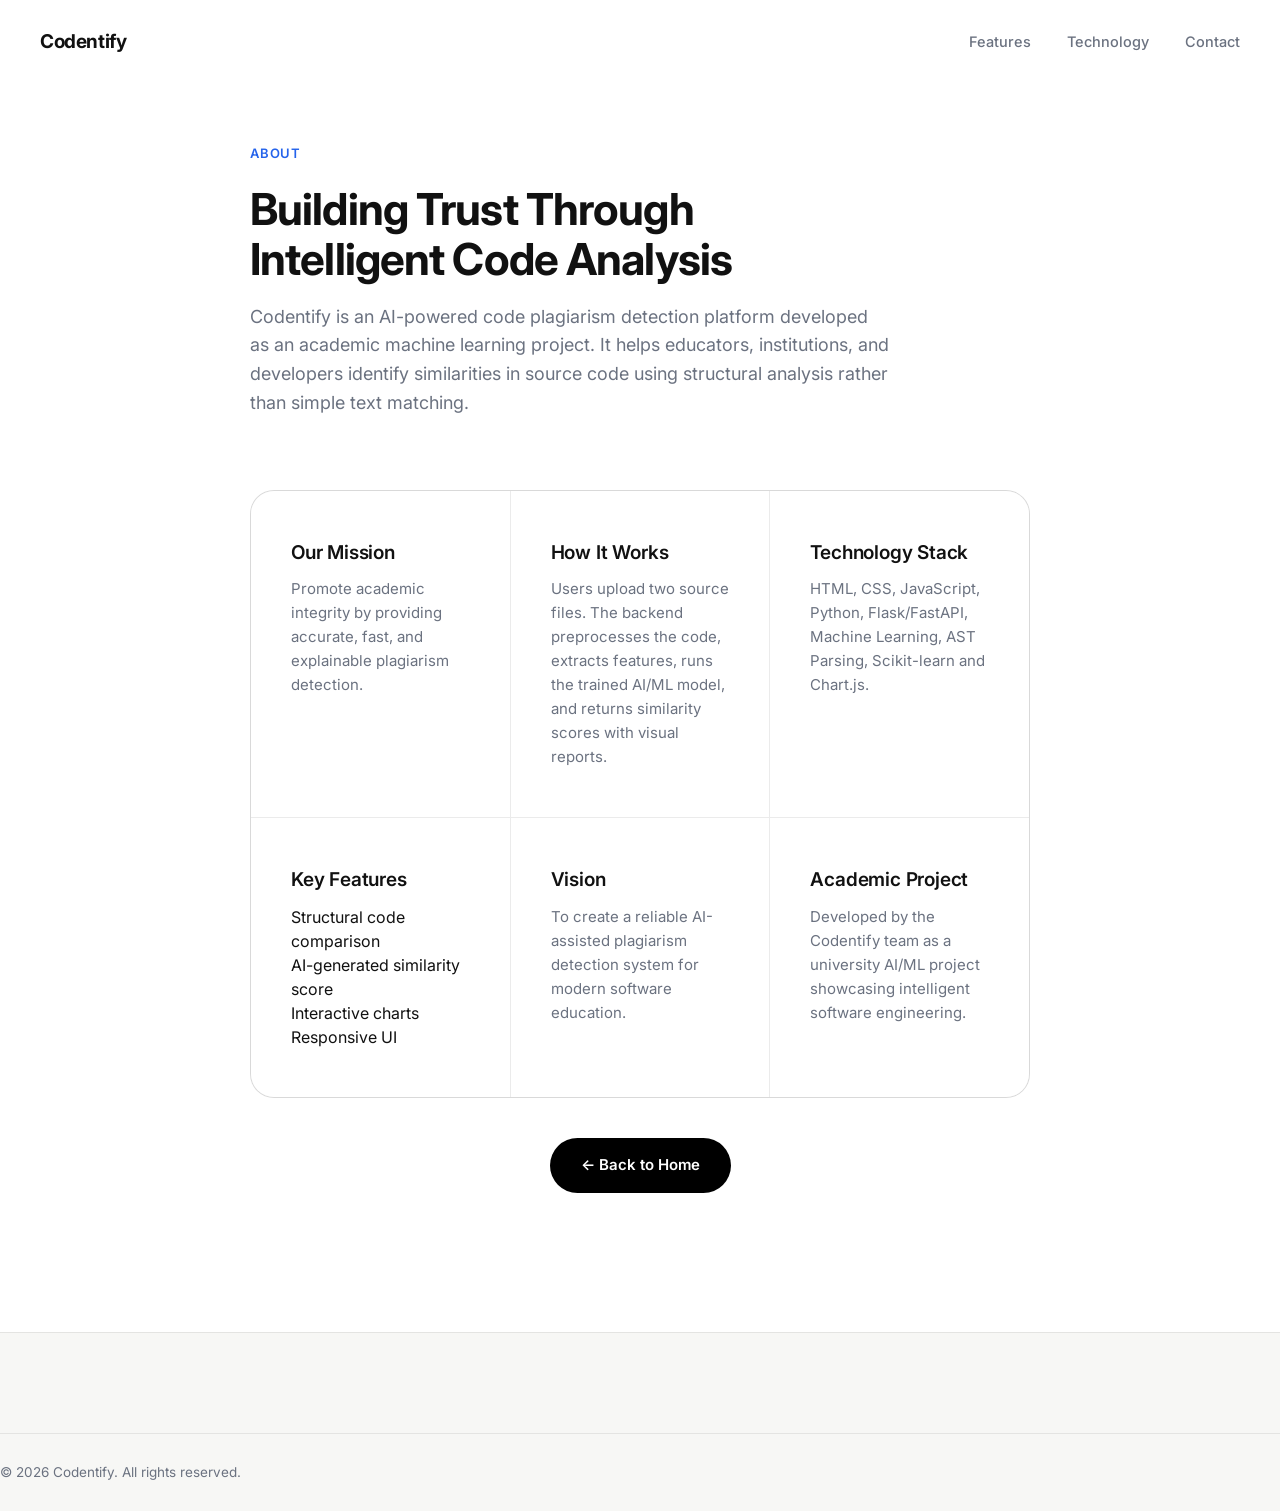
<file: frontend/about.html>
<!DOCTYPE html>
<html lang="en">
<head>
<meta charset="UTF-8"><meta name="viewport" content="width=device-width,initial-scale=1">
<title>About | Codentify</title>
<link rel="preconnect" href="https://fonts.googleapis.com">
<link rel="preconnect" href="https://fonts.gstatic.com" crossorigin>
<link href="https://fonts.googleapis.com/css2?family=Inter:wght@400;500;600;700;800&display=swap" rel="stylesheet">
<link rel="stylesheet" href="style.css">
</head>
<body>
<header class="navbar"><div class="container navbar__inner">
<a href="../index.html" class="navbar__logo">Codentify</a>
<nav class="navbar__links">
<a href="../index.html#features">Features</a>
<a href="../index.html#technology">Technology</a>
<a href="contact.html">Contact</a>
</nav></div></header>

<section class="section">
<div class="container container--narrow">
<div class="section__header">
<span class="eyebrow">About</span>
<h1 class="section__title">Building Trust Through Intelligent Code Analysis</h1>
<p class="section__subtitle">Codentify is an AI-powered code plagiarism detection platform developed as an academic machine learning project. It helps educators, institutions, and developers identify similarities in source code using structural analysis rather than simple text matching.</p>
</div>

<div class="feature-grid">
<div class="feature-card"><h3>Our Mission</h3><p>Promote academic integrity by providing accurate, fast, and explainable plagiarism detection.</p></div>
<div class="feature-card"><h3>How It Works</h3><p>Users upload two source files. The backend preprocesses the code, extracts features, runs the trained AI/ML model, and returns similarity scores with visual reports.</p></div>
<div class="feature-card"><h3>Technology Stack</h3><p>HTML, CSS, JavaScript, Python, Flask/FastAPI, Machine Learning, AST Parsing, Scikit-learn and Chart.js.</p></div>
<div class="feature-card"><h3>Key Features</h3><ul><li>Structural code comparison</li><li>AI-generated similarity score</li><li>Interactive charts</li><li>Responsive UI</li></ul></div>
<div class="feature-card"><h3>Vision</h3><p>To create a reliable AI-assisted plagiarism detection system for modern software education.</p></div>
<div class="feature-card"><h3>Academic Project</h3><p>Developed by the Codentify team as a university AI/ML project showcasing intelligent software engineering.</p></div>
</div>

<p style="text-align:center;margin-top:40px;"><a class="btn btn--primary" href="../index.html">← Back to Home</a></p>
</div>
</section>

<footer class="footer">
<div class="container footer__bottom"><span>© 2026 Codentify. All rights reserved.</span></div>
</footer>
<script src="script.js"></script>
</body></html>
</file>
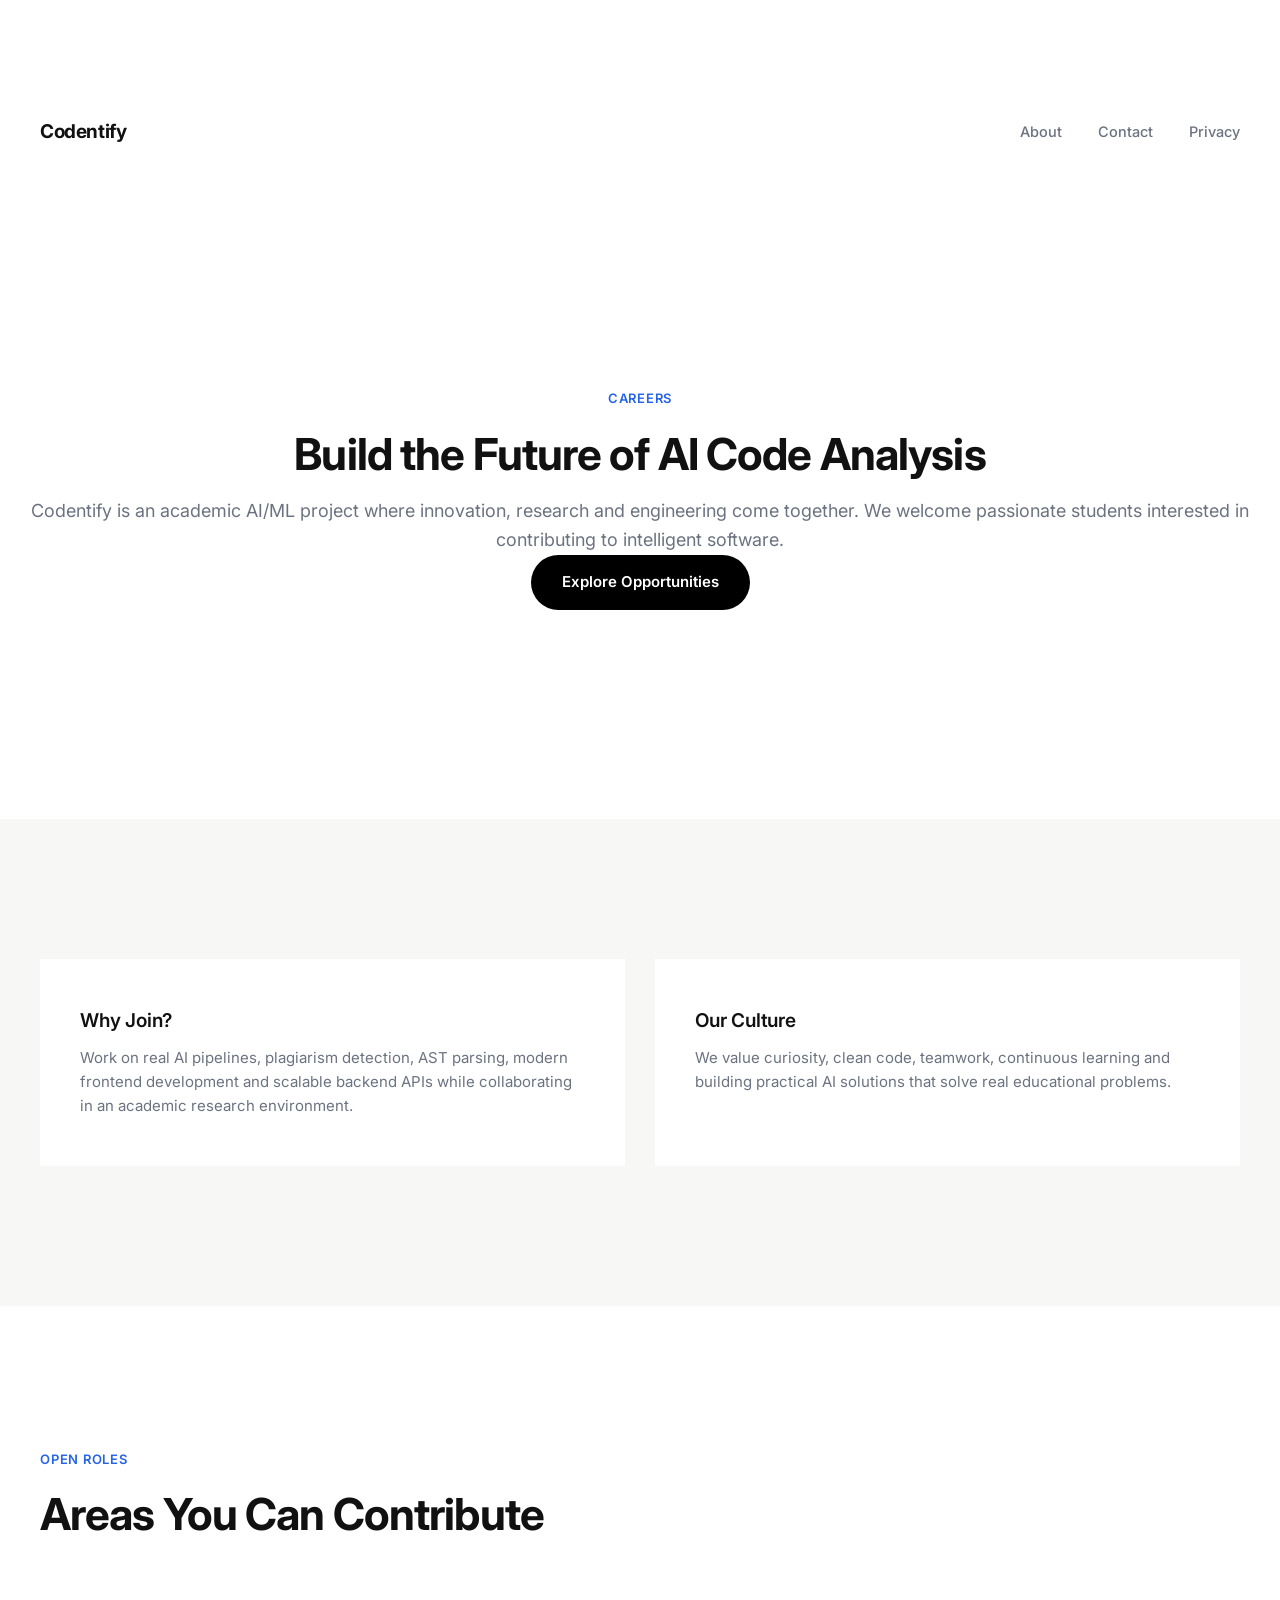
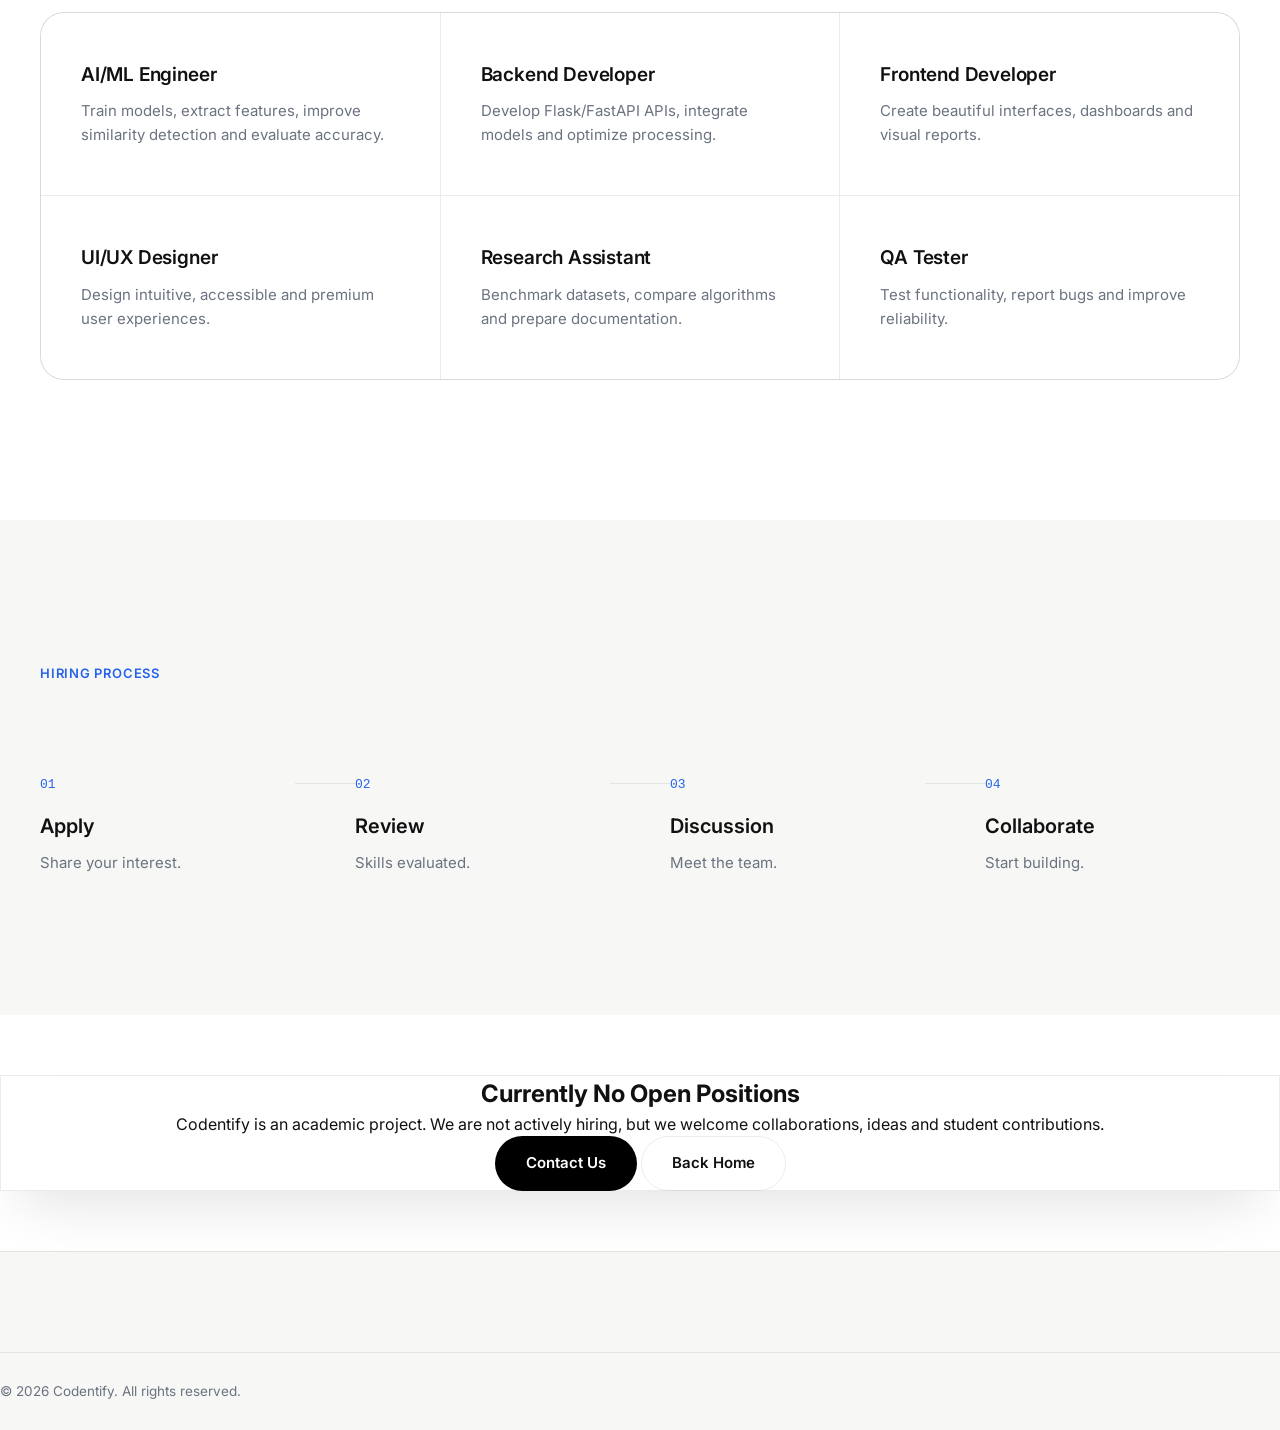
<file: frontend/careers.html>
<!DOCTYPE html><html lang='en'><head><meta charset='UTF-8'><meta name='viewport' content='width=device-width,initial-scale=1'>
<title>Careers | Codentify</title>
<link rel="preconnect" href="https://fonts.googleapis.com"><link rel="preconnect" href="https://fonts.gstatic.com" crossorigin>
<link href="https://fonts.googleapis.com/css2?family=Inter:wght@400;500;600;700;800&display=swap" rel="stylesheet">
<link rel="stylesheet" href="style.css">
<style>
body{padding-top:90px}.navbar{position:sticky!important;top:0}
.hero-inner{padding:70px 0;text-align:center}.split{display:grid;grid-template-columns:1fr 1fr;gap:30px}.cta{padding:60px 0;text-align:center}
@media(max-width:800px){.split{grid-template-columns:1fr}}
</style></head><body>
<header class="navbar" id="navbar"><div class="container navbar__inner">
<a href="../index.html" class="navbar__logo">Codentify</a>
<nav class="navbar__links"><a href="about.html">About</a><a href="contact.html">Contact</a><a href="privacy.html">Privacy</a></nav>
</div></header>

<section class="section"><div class="container hero-inner">
<span class="eyebrow">Careers</span>
<h1 class="section__title">Build the Future of AI Code Analysis</h1>
<p class="section__subtitle">Codentify is an academic AI/ML project where innovation, research and engineering come together. We welcome passionate students interested in contributing to intelligent software.</p>
<a href="#roles" class="btn btn--primary">Explore Opportunities</a>
</div></section>

<section class="section section--alt"><div class="container split">
<div class="feature-card"><h3>Why Join?</h3><p>Work on real AI pipelines, plagiarism detection, AST parsing, modern frontend development and scalable backend APIs while collaborating in an academic research environment.</p></div>
<div class="feature-card"><h3>Our Culture</h3><p>We value curiosity, clean code, teamwork, continuous learning and building practical AI solutions that solve real educational problems.</p></div>
</div></section>

<section class="section" id="roles"><div class="container">
<div class="section__header"><span class="eyebrow">Open Roles</span><h2 class="section__title">Areas You Can Contribute</h2></div>
<div class="feature-grid">
<div class="feature-card"><h3>AI/ML Engineer</h3><p>Train models, extract features, improve similarity detection and evaluate accuracy.</p></div>
<div class="feature-card"><h3>Backend Developer</h3><p>Develop Flask/FastAPI APIs, integrate models and optimize processing.</p></div>
<div class="feature-card"><h3>Frontend Developer</h3><p>Create beautiful interfaces, dashboards and visual reports.</p></div>
<div class="feature-card"><h3>UI/UX Designer</h3><p>Design intuitive, accessible and premium user experiences.</p></div>
<div class="feature-card"><h3>Research Assistant</h3><p>Benchmark datasets, compare algorithms and prepare documentation.</p></div>
<div class="feature-card"><h3>QA Tester</h3><p>Test functionality, report bugs and improve reliability.</p></div>
</div></div></section>

<section class="section section--alt"><div class="container">
<div class="section__header"><span class="eyebrow">Hiring Process</span></div>
<div class="timeline">
<div class="timeline__step"><span class="timeline__index">01</span><h3>Apply</h3><p>Share your interest.</p></div><div class="timeline__connector"></div>
<div class="timeline__step"><span class="timeline__index">02</span><h3>Review</h3><p>Skills evaluated.</p></div><div class="timeline__connector"></div>
<div class="timeline__step"><span class="timeline__index">03</span><h3>Discussion</h3><p>Meet the team.</p></div><div class="timeline__connector"></div>
<div class="timeline__step"><span class="timeline__index">04</span><h3>Collaborate</h3><p>Start building.</p></div>
</div></div></section>

<section class="cta"><div class="container glass">
<h2>Currently No Open Positions</h2>
<p>Codentify is an academic project. We are not actively hiring, but we welcome collaborations, ideas and student contributions.</p>
<p><a class="btn btn--primary" href="contact.html">Contact Us</a> <a class="btn btn--ghost" href="../index.html">Back Home</a></p>
</div></section>

<footer class="footer"><div class="container footer__bottom">© 2026 Codentify. All rights reserved.</div></footer>
<script src="script.js"></script></body></html>
</file>
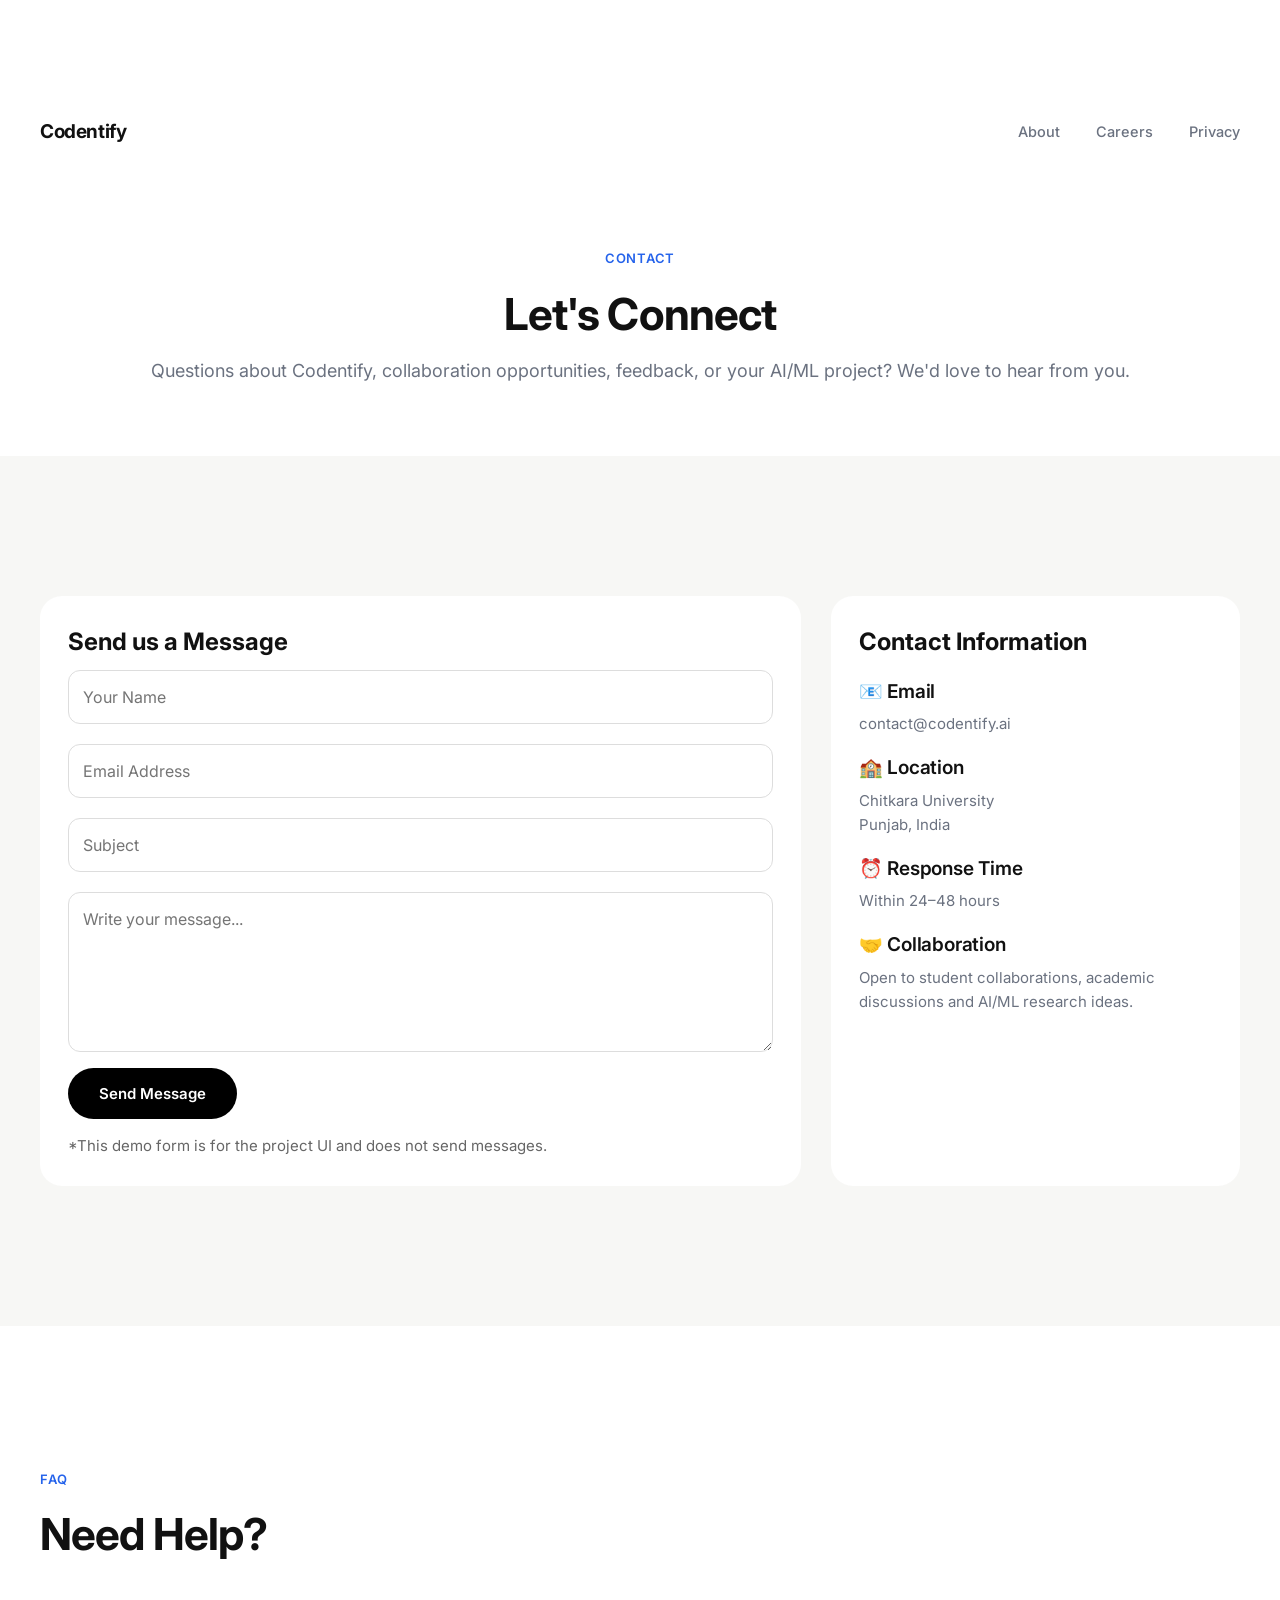
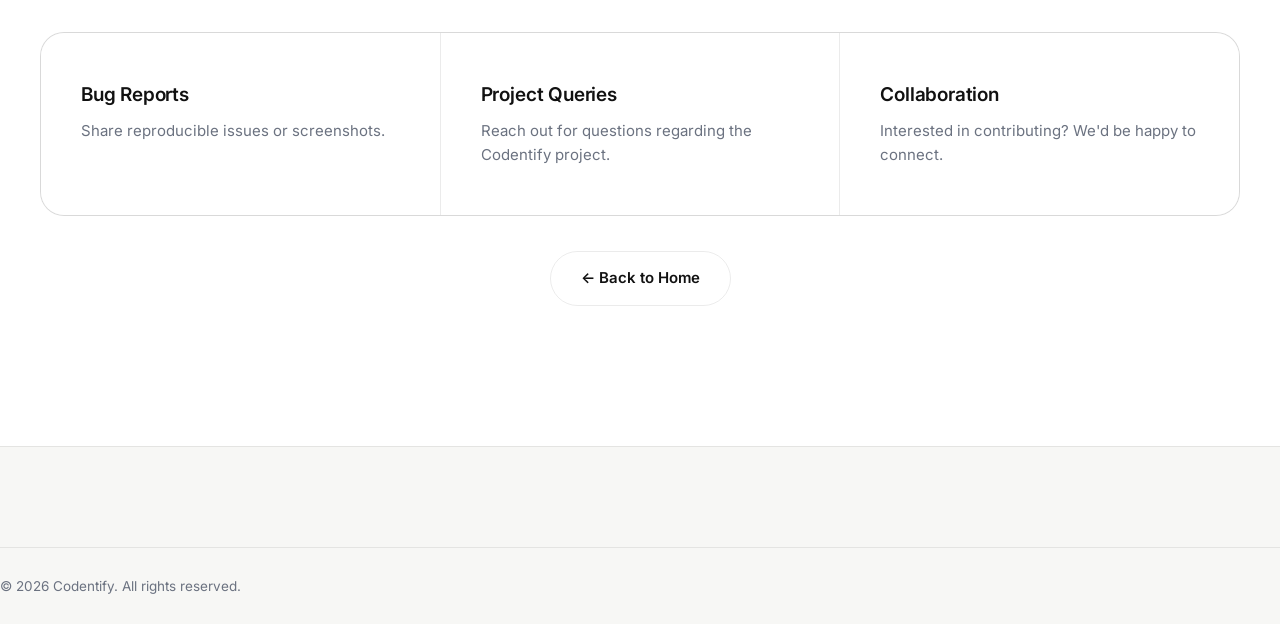
<file: frontend/contact.html>
<!DOCTYPE html><html lang="en"><head>
<meta charset="UTF-8"><meta name="viewport" content="width=device-width,initial-scale=1">
<title>Contact | Codentify</title>
<link rel="preconnect" href="https://fonts.googleapis.com">
<link rel="preconnect" href="https://fonts.gstatic.com" crossorigin>
<link href="https://fonts.googleapis.com/css2?family=Inter:wght@400;500;600;700;800&display=swap" rel="stylesheet">
<link rel="stylesheet" href="style.css">
<style>
body{padding-top:90px}.navbar{position:sticky!important;top:0}.hero{padding:70px 0;text-align:center}
.contact-grid{display:grid;grid-template-columns:1.3fr .7fr;gap:30px}.glassbox{padding:28px;border-radius:22px}
input,textarea{width:100%;padding:14px;margin:10px 0;border-radius:12px;border:1px solid #ddd;background:#fff;font:inherit}
textarea{min-height:160px;resize:vertical}@media(max-width:900px){.contact-grid{grid-template-columns:1fr}}
.info h3{margin:18px 0 6px}
</style></head><body>
<header class="navbar"><div class="container navbar__inner">
<a href="../index.html" class="navbar__logo">Codentify</a>
<nav class="navbar__links"><a href="about.html">About</a><a href="careers.html">Careers</a><a href="privacy.html">Privacy</a></nav>
</div></header>

<section class="section hero"><div class="container">
<span class="eyebrow">Contact</span>
<h1 class="section__title">Let's Connect</h1>
<p class="section__subtitle">Questions about Codentify, collaboration opportunities, feedback, or your AI/ML project? We'd love to hear from you.</p>
</div></section>

<section class="section section--alt"><div class="container contact-grid">
<div class="feature-card glassbox">
<h2>Send us a Message</h2>
<form>
<input type="text" placeholder="Your Name" required>
<input type="email" placeholder="Email Address" required>
<input type="text" placeholder="Subject">
<textarea placeholder="Write your message..."></textarea>
<button class="btn btn--primary" type="submit">Send Message</button>
</form>
<p style="margin-top:15px;color:#666">*This demo form is for the project UI and does not send messages.</p>
</div>

<div class="feature-card glassbox info">
<h2>Contact Information</h2>
<h3>📧 Email</h3>
<p>contact@codentify.ai</p>
<h3>🏫 Location</h3>
<p>Chitkara University<br>Punjab, India</p>
<h3>⏰ Response Time</h3>
<p>Within 24–48 hours</p>
<h3>🤝 Collaboration</h3>
<p>Open to student collaborations, academic discussions and AI/ML research ideas.</p>
</div>
</div></section>

<section class="section"><div class="container">
<div class="section__header"><span class="eyebrow">FAQ</span><h2 class="section__title">Need Help?</h2></div>
<div class="feature-grid">
<div class="feature-card"><h3>Bug Reports</h3><p>Share reproducible issues or screenshots.</p></div>
<div class="feature-card"><h3>Project Queries</h3><p>Reach out for questions regarding the Codentify project.</p></div>
<div class="feature-card"><h3>Collaboration</h3><p>Interested in contributing? We'd be happy to connect.</p></div>
</div>
<p style="text-align:center;margin-top:35px"><a class="btn btn--ghost" href="../index.html">← Back to Home</a></p>
</div></section>

<footer class="footer"><div class="container footer__bottom">© 2026 Codentify. All rights reserved.</div></footer>
<script src="script.js"></script></body></html>
</file>
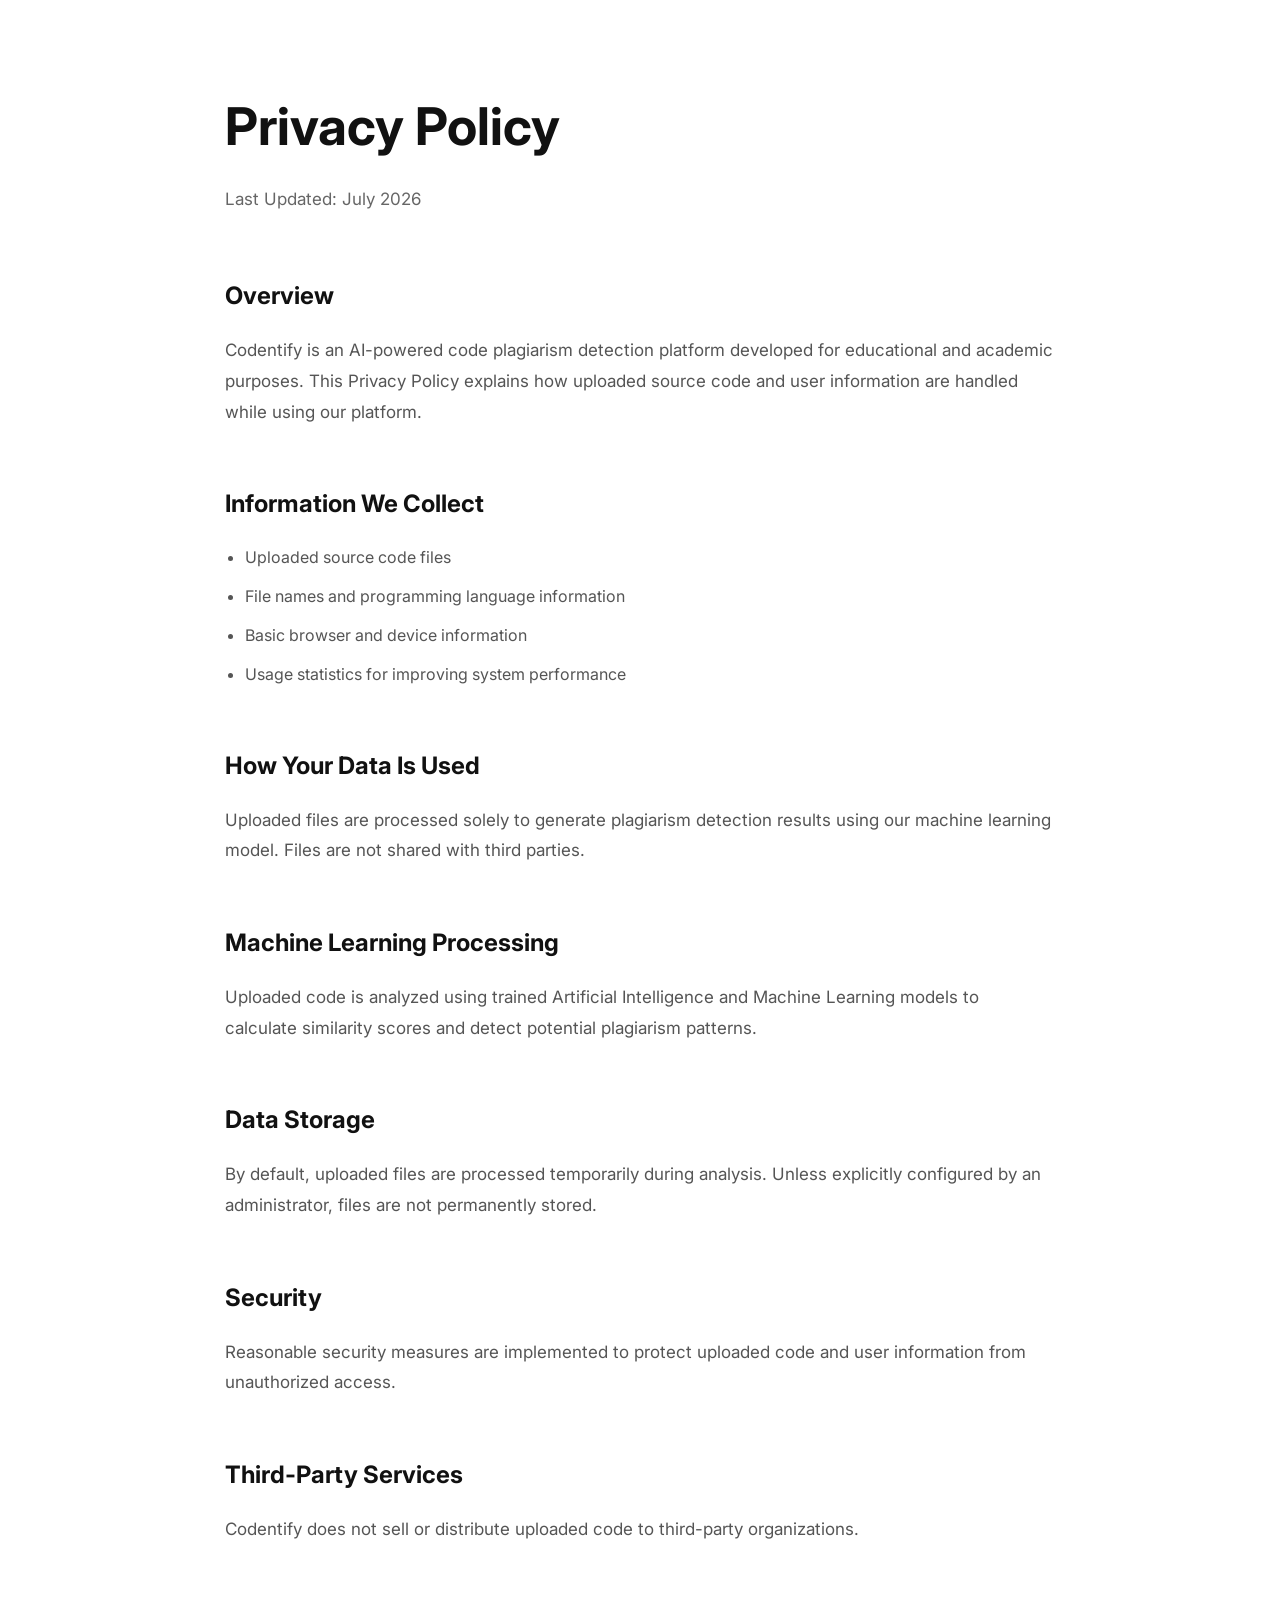
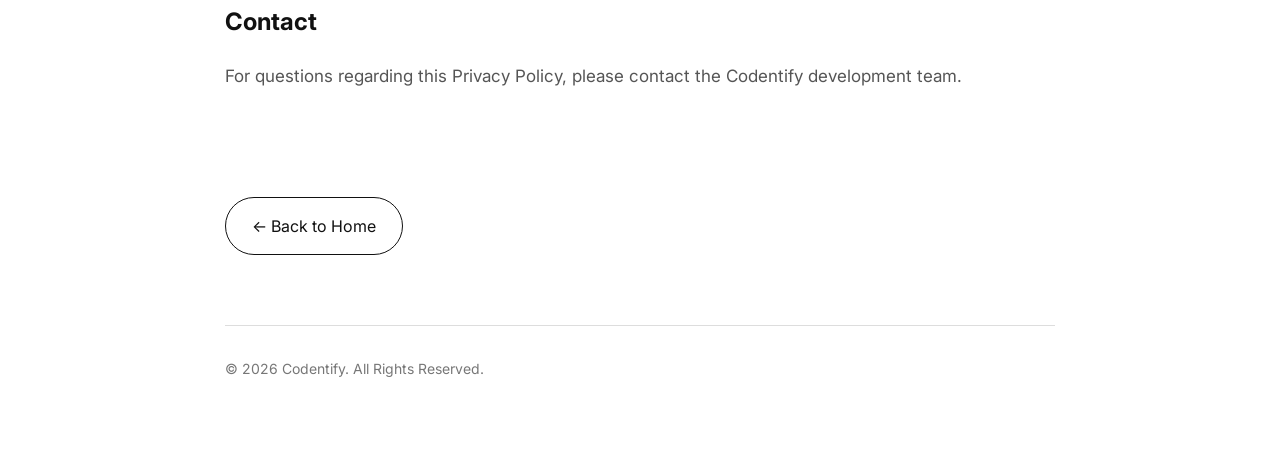
<file: frontend/privacy.html>
<!DOCTYPE html>
<html lang="en">
<head>
<meta charset="UTF-8">
<meta name="viewport" content="width=device-width, initial-scale=1.0">
<title>Privacy Policy | Codentify</title>

<link rel="preconnect" href="https://fonts.googleapis.com">
<link rel="preconnect" href="https://fonts.gstatic.com" crossorigin>
<link href="https://fonts.googleapis.com/css2?family=Inter:wght@300;400;500;600;700&display=swap" rel="stylesheet">

<style>

*{
margin:0;
padding:0;
box-sizing:border-box;
}

body{
font-family:Inter,sans-serif;
background:#fff;
color:#111;
line-height:1.8;
}

.container{
max-width:900px;
margin:auto;
padding:80px 35px;
}

h1{
font-size:52px;
margin-bottom:10px;
}

.subtitle{
color:#666;
margin-bottom:60px;
}

section{
margin-bottom:55px;
}

h2{
font-size:24px;
margin-bottom:18px;
}

p{
color:#555;
font-size:17px;
}

ul{
margin-top:15px;
padding-left:20px;
color:#555;
}

li{
margin-bottom:10px;
}

.back{
display:inline-block;
margin-top:50px;
padding:14px 26px;
border:1px solid #111;
border-radius:40px;
text-decoration:none;
color:#111;
transition:.3s;
}

.back:hover{
background:#111;
color:#fff;
}

footer{
margin-top:70px;
padding-top:30px;
border-top:1px solid #ddd;
color:#777;
font-size:14px;
}

</style>

</head>
<body>

<div class="container">

<h1>Privacy Policy</h1>

<p class="subtitle">
Last Updated: July 2026
</p>

<section>

<h2>Overview</h2>

<p>
Codentify is an AI-powered code plagiarism detection platform developed for educational and academic purposes. This Privacy Policy explains how uploaded source code and user information are handled while using our platform.
</p>

</section>

<section>

<h2>Information We Collect</h2>

<ul>

<li>Uploaded source code files</li>

<li>File names and programming language information</li>

<li>Basic browser and device information</li>

<li>Usage statistics for improving system performance</li>

</ul>

</section>

<section>

<h2>How Your Data Is Used</h2>

<p>

Uploaded files are processed solely to generate plagiarism detection results using our machine learning model. Files are not shared with third parties.

</p>

</section>

<section>

<h2>Machine Learning Processing</h2>

<p>

Uploaded code is analyzed using trained Artificial Intelligence and Machine Learning models to calculate similarity scores and detect potential plagiarism patterns.

</p>

</section>

<section>

<h2>Data Storage</h2>

<p>

By default, uploaded files are processed temporarily during analysis. Unless explicitly configured by an administrator, files are not permanently stored.

</p>

</section>

<section>

<h2>Security</h2>

<p>

Reasonable security measures are implemented to protect uploaded code and user information from unauthorized access.

</p>

</section>

<section>

<h2>Third-Party Services</h2>

<p>

Codentify does not sell or distribute uploaded code to third-party organizations.

</p>

</section>

<section>

<h2>Contact</h2>

<p>

For questions regarding this Privacy Policy, please contact the Codentify development team.

</p>

</section>

<a href="../index.html" class="back">
← Back to Home
</a>

<footer>

© 2026 Codentify. All Rights Reserved.

</footer>

</div>

</body>
</html>
</file>
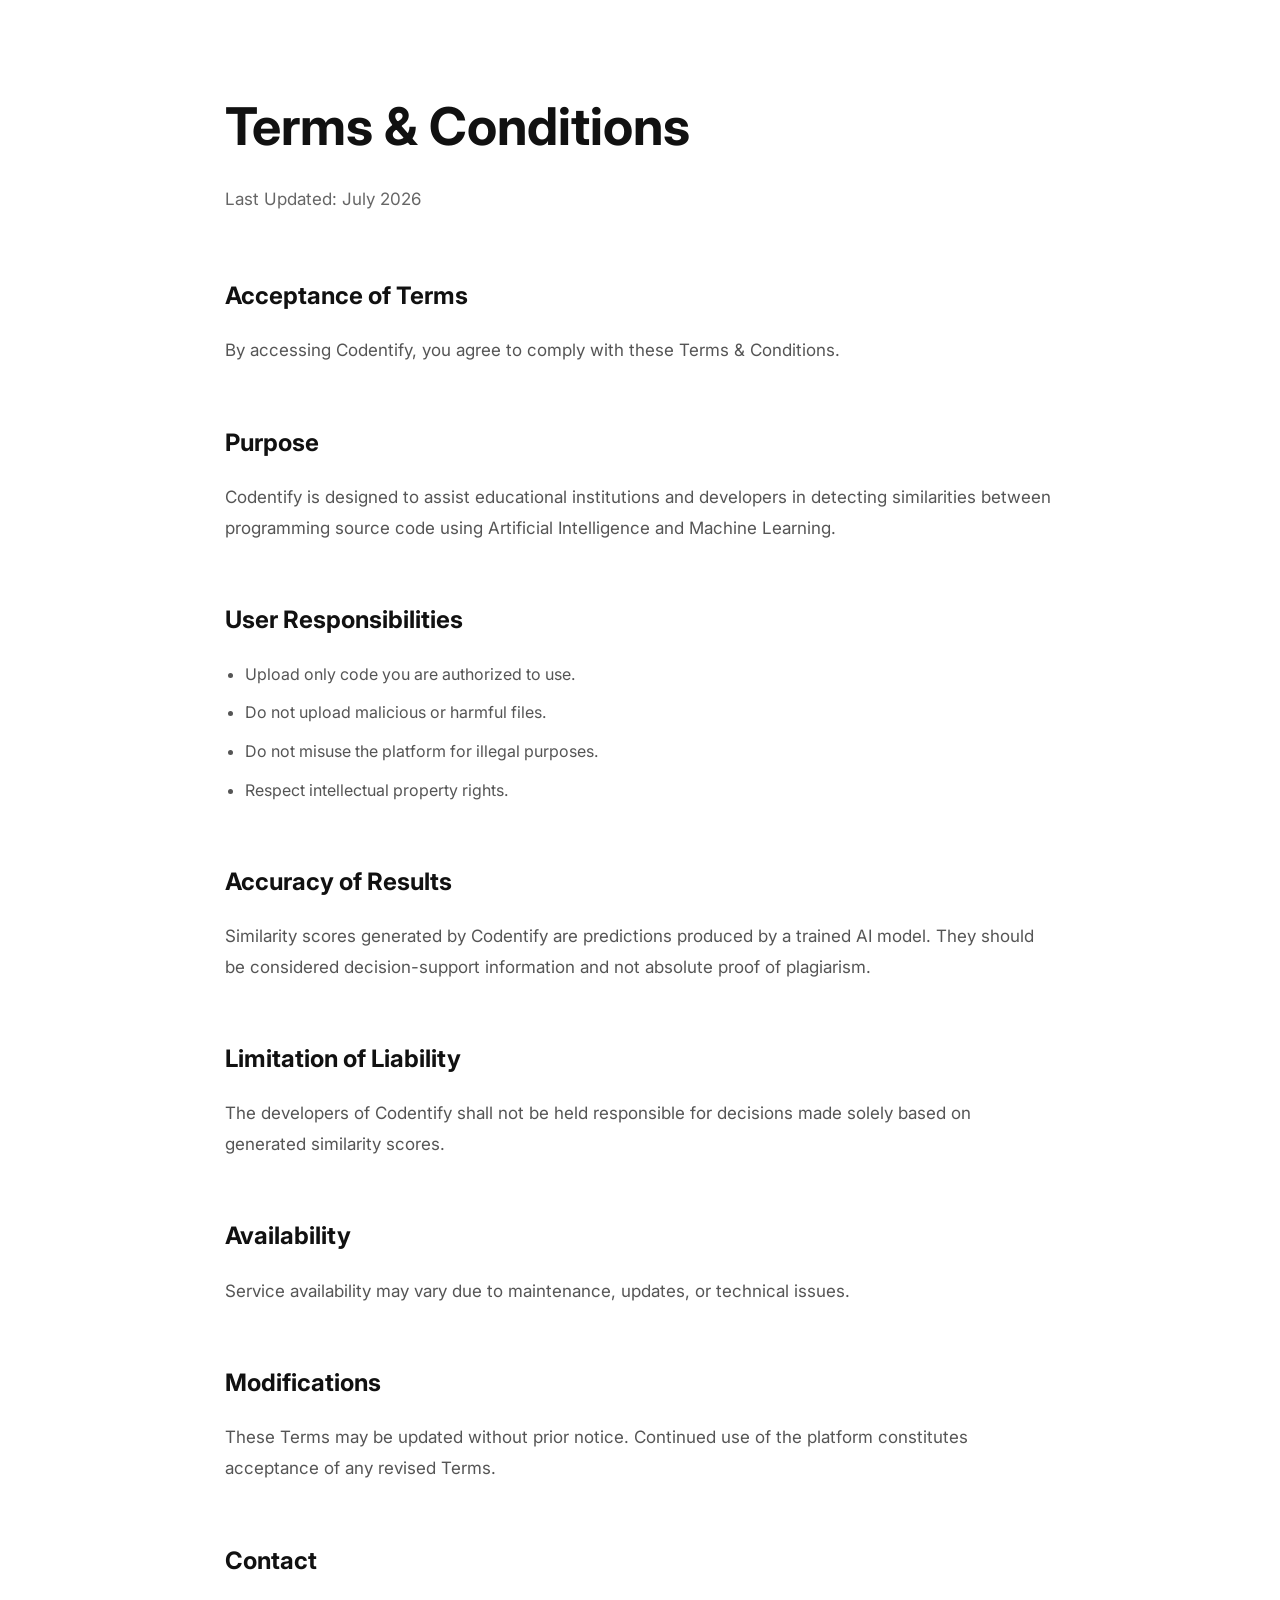
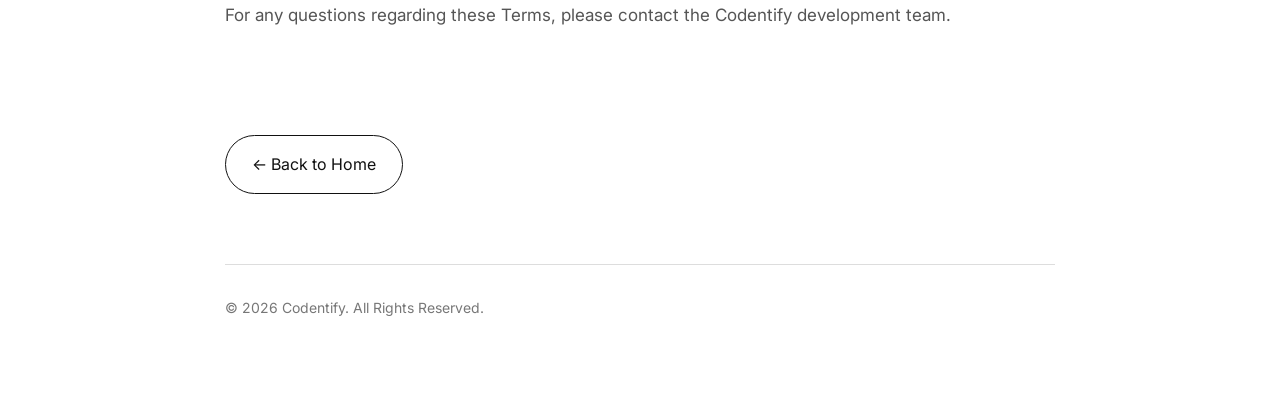
<file: frontend/terms.html>
<!DOCTYPE html>
<html lang="en">
<head>

<meta charset="UTF-8">
<meta name="viewport" content="width=device-width, initial-scale=1.0">

<title>Terms & Conditions | Codentify</title>

<link rel="preconnect" href="https://fonts.googleapis.com">

<link rel="preconnect" href="https://fonts.gstatic.com" crossorigin>

<link href="https://fonts.googleapis.com/css2?family=Inter:wght@300;400;500;600;700&display=swap" rel="stylesheet">

<style>

*{
margin:0;
padding:0;
box-sizing:border-box;
}

body{
font-family:Inter,sans-serif;
background:#fff;
color:#111;
line-height:1.8;
}

.container{
max-width:900px;
margin:auto;
padding:80px 35px;
}

h1{
font-size:52px;
margin-bottom:10px;
}

.subtitle{
color:#666;
margin-bottom:60px;
}

section{
margin-bottom:55px;
}

h2{
font-size:24px;
margin-bottom:18px;
}

p{
color:#555;
font-size:17px;
}

ul{
margin-top:15px;
padding-left:20px;
color:#555;
}

li{
margin-bottom:10px;
}

.back{
display:inline-block;
margin-top:50px;
padding:14px 26px;
border:1px solid #111;
border-radius:40px;
text-decoration:none;
color:#111;
transition:.3s;
}

.back:hover{
background:#111;
color:#fff;
}

footer{
margin-top:70px;
padding-top:30px;
border-top:1px solid #ddd;
color:#777;
font-size:14px;
}

</style>

</head>

<body>

<div class="container">

<h1>Terms & Conditions</h1>

<p class="subtitle">
Last Updated: July 2026
</p>

<section>

<h2>Acceptance of Terms</h2>

<p>

By accessing Codentify, you agree to comply with these Terms & Conditions.

</p>

</section>

<section>

<h2>Purpose</h2>

<p>

Codentify is designed to assist educational institutions and developers in detecting similarities between programming source code using Artificial Intelligence and Machine Learning.

</p>

</section>

<section>

<h2>User Responsibilities</h2>

<ul>

<li>Upload only code you are authorized to use.</li>

<li>Do not upload malicious or harmful files.</li>

<li>Do not misuse the platform for illegal purposes.</li>

<li>Respect intellectual property rights.</li>

</ul>

</section>

<section>

<h2>Accuracy of Results</h2>

<p>

Similarity scores generated by Codentify are predictions produced by a trained AI model. They should be considered decision-support information and not absolute proof of plagiarism.

</p>

</section>

<section>

<h2>Limitation of Liability</h2>

<p>

The developers of Codentify shall not be held responsible for decisions made solely based on generated similarity scores.

</p>

</section>

<section>

<h2>Availability</h2>

<p>

Service availability may vary due to maintenance, updates, or technical issues.

</p>

</section>

<section>

<h2>Modifications</h2>

<p>

These Terms may be updated without prior notice. Continued use of the platform constitutes acceptance of any revised Terms.

</p>

</section>

<section>

<h2>Contact</h2>

<p>

For any questions regarding these Terms, please contact the Codentify development team.

</p>

</section>

<a href="../index.html" class="back">
← Back to Home
</a>

<footer>

© 2026 Codentify. All Rights Reserved.

</footer>

</div>

</body>

</html>
</file>
<file: frontend/style.css>
/* =========================================================
   CODENTIFY — Minimal, editorial, Apple-grade design system
   ========================================================= */

:root {
  /* Color tokens */
  --bg: #FFFFFF;
  --bg-secondary: #F7F7F5;
  --card: rgba(255, 255, 255, 0.65);
  --border: rgba(0, 0, 0, 0.08);
  --text-primary: #111111;
  --text-secondary: #6B7280;
  --accent-black: #000000;
  --accent-blue: #2563EB;
  --accent-blue-soft: rgba(37, 99, 235, 0.08);

  /* Type */
  --font-body: 'Inter', -apple-system, BlinkMacSystemFont, sans-serif;
  --font-mono: 'JetBrains Mono', monospace;

  /* Layout */
  --container: 1320px;
  --section-padding: 140px;
  --radius-sm: 10px;
  --radius-md: 16px;
  --radius-lg: 24px;

  /* Motion */
  --ease-premium: cubic-bezier(0.16, 1, 0.3, 1);
}

/* ---------- Reset ---------- */
* { margin: 0; padding: 0; box-sizing: border-box; }

html {
  scroll-behavior: smooth;
}

body {
  font-family: var(--font-body);
  color: var(--text-primary);
  background: var(--bg);
  -webkit-font-smoothing: antialiased;
  line-height: 1.5;
}

a { color: inherit; text-decoration: none; }
ul { list-style: none; }
button { font-family: inherit; border: none; background: none; cursor: pointer; }
img { max-width: 100%; display: block; }

::selection {
  background: var(--accent-blue-soft);
  color: var(--accent-blue);
}

.container {
  max-width: var(--container);
  margin: 0 auto;
  padding: 0 40px;
}

.container--narrow {
  max-width: 860px;
}

.section {
  padding: var(--section-padding) 0;
}

.section--alt {
  background: var(--bg-secondary);
}

.eyebrow {
  display: inline-block;
  font-size: 13px;
  font-weight: 600;
  letter-spacing: 0.06em;
  text-transform: uppercase;
  color: var(--accent-blue);
  margin-bottom: 20px;
}

.section__header {
  max-width: 640px;
  margin: 0 0 72px;
}

.section__title {
  font-size: 44px;
  font-weight: 700;
  letter-spacing: -0.02em;
  line-height: 1.15;
  margin-bottom: 18px;
}

.section__subtitle {
  font-size: 18px;
  color: var(--text-secondary);
  line-height: 1.6;
}

/* ---------- Reveal-on-scroll ---------- */
[data-reveal] {
  opacity: 0;
  transform: translateY(24px);
  transition: opacity 1s var(--ease-premium), transform 1s var(--ease-premium);
}

[data-reveal].is-visible {
  opacity: 1;
  transform: translateY(0);
}

@media (prefers-reduced-motion: reduce) {
  [data-reveal] {
    opacity: 1;
    transform: none;
    transition: none;
  }
}

/* =========================================================
   BUTTONS
   ========================================================= */
.btn {
  display: inline-flex;
  align-items: center;
  justify-content: center;
  gap: 8px;
  padding: 15px 30px;
  font-size: 15px;
  font-weight: 600;
  border-radius: 999px;
  border: 1px solid transparent;
  transition: background 0.4s var(--ease-premium),
              color 0.4s var(--ease-premium),
              border-color 0.4s var(--ease-premium),
              transform 0.3s var(--ease-premium);
  will-change: transform;
}

.btn--primary {
  background: var(--accent-black);
  color: #fff;
}

.btn--primary:hover {
  background: #fff;
  color: var(--accent-black);
  border-color: rgba(0, 0, 0, 0.15);
}

.btn--ghost {
  background: transparent;
  color: var(--text-primary);
  border-color: var(--border);
}

.btn--ghost:hover {
  border-color: var(--text-primary);
}

.btn--small {
  padding: 10px 20px;
  font-size: 14px;
}

.btn--full {
  width: 100%;
}

.hero__actions {
  display: flex;
  gap: 16px;
  margin-top: 40px;
}

/* Magnetic hover lift, applied via JS transform on mousemove */
.btn {
  transform: translate(var(--mx, 0), var(--my, 0));
}

/* =========================================================
   NAVBAR
   ========================================================= */
.navbar {
  position: fixed;
  top: 0;
  left: 0;
  right: 0;
  z-index: 100;
  background: transparent;
  border-bottom: 1px solid transparent;
  transition: background 0.4s var(--ease-premium), border-color 0.4s var(--ease-premium);
}

.navbar.is-scrolled {
  background: rgba(255, 255, 255, 0.85);
  backdrop-filter: blur(14px);
  border-bottom: 1px solid var(--border);
}

.navbar__inner {
  display: flex;
  align-items: center;
  justify-content: space-between;
  height: 84px;
}

.navbar__logo {
  font-size: 19px;
  font-weight: 700;
  letter-spacing: -0.02em;
}

.navbar__links {
  display: flex;
  gap: 36px;
}

.navbar__links a {
  font-size: 14.5px;
  font-weight: 500;
  color: var(--text-secondary);
  transition: color 0.3s var(--ease-premium);
}

.navbar__links a:hover {
  color: var(--text-primary);
}

.navbar__actions {
  display: flex;
  align-items: center;
  gap: 12px;
}

.navbar__burger {
  display: none;
  flex-direction: column;
  gap: 5px;
  width: 24px;
}

.navbar__burger span {
  height: 1.5px;
  background: var(--text-primary);
  width: 100%;
}

/* =========================================================
   HERO
   ========================================================= */
.hero {
  padding: 220px 0 140px;
}

.hero__grid {
  display: grid;
  grid-template-columns: 1.05fr 0.95fr;
  gap: 80px;
  align-items: center;
}

.hero__title {
  font-size: 90px;
  font-weight: 800;
  letter-spacing: -0.03em;
  line-height: 1.02;
  margin-bottom: 28px;
}

.hero__subtitle {
  font-size: 19px;
  color: var(--text-secondary);
  max-width: 460px;
  line-height: 1.6;
}

/* ---------- Hero mockup (glass, sparing use) ---------- */
.glass {
  background: var(--card);
  backdrop-filter: blur(18px);
  -webkit-backdrop-filter: blur(18px);
  border: 1px solid var(--border);
  box-shadow: 0 30px 60px -20px rgba(0, 0, 0, 0.12);
}

.hero__visual {
  perspective: 1200px;
}

.mockup {
  border-radius: var(--radius-lg);
  overflow: hidden;
  transform-style: preserve-3d;
  transition: transform 0.5s var(--ease-premium);
}

.mockup__bar {
  display: flex;
  align-items: center;
  gap: 14px;
  padding: 16px 20px;
  border-bottom: 1px solid var(--border);
}

.mockup__dots {
  display: flex;
  gap: 7px;
}

.mockup__dots span {
  width: 10px;
  height: 10px;
  border-radius: 50%;
  background: rgba(0, 0, 0, 0.12);
}

.mockup__title {
  font-size: 13px;
  color: var(--text-secondary);
  font-weight: 500;
}

.mockup__body {
  padding: 32px;
  display: flex;
  flex-direction: column;
  gap: 22px;
}

.mockup__uploads {
  display: grid;
  grid-template-columns: 1fr 1fr;
  gap: 12px;
}

.upload-chip {
  display: flex;
  align-items: center;
  gap: 10px;
  padding: 18px;
  border: 1px dashed var(--border);
  border-radius: var(--radius-md);
  font-size: 13.5px;
  font-weight: 500;
  color: var(--text-secondary);
  cursor: pointer;
  transition: border-color 0.3s var(--ease-premium), background 0.3s var(--ease-premium), color 0.3s var(--ease-premium);
}

.upload-chip:hover {
  border-color: var(--accent-blue);
  color: var(--text-primary);
}

.upload-chip.has-file {
  border-style: solid;
  border-color: var(--accent-blue);
  background: var(--accent-blue-soft);
  color: var(--text-primary);
}

.upload-chip__icon {
  font-size: 16px;
  color: var(--accent-blue);
  flex-shrink: 0;
}

.upload-chip__text {
  overflow: hidden;
  text-overflow: ellipsis;
  white-space: nowrap;
}

.visually-hidden-input {
  position: absolute;
  width: 1px;
  height: 1px;
  padding: 0;
  margin: -1px;
  overflow: hidden;
  clip: rect(0, 0, 0, 0);
  white-space: nowrap;
  border: 0;
}

.upload-hint {
  font-size: 12.5px;
  color: var(--text-secondary);
  text-align: center;
}

.btn:disabled {
  opacity: 0.4;
  cursor: not-allowed;
  pointer-events: none;
}

.mockup__files {
  display: flex;
  flex-direction: column;
  gap: 10px;
}

.mockup__files:empty {
  display: none;
}

.file-pill {
  position: relative;
}

.file-pill__remove {
  margin-left: auto;
  width: 18px;
  height: 18px;
  border-radius: 50%;
  display: flex;
  align-items: center;
  justify-content: center;
  background: rgba(0, 0, 0, 0.08);
  font-size: 12px;
  line-height: 1;
  color: var(--text-secondary);
  flex-shrink: 0;
  transition: background 0.3s var(--ease-premium), color 0.3s var(--ease-premium);
}

.file-pill__remove:hover {
  background: var(--accent-black);
  color: #fff;
}

.file-pill {
  display: flex;
  align-items: center;
  gap: 10px;
  padding: 12px 16px;
  background: var(--bg-secondary);
  border-radius: var(--radius-sm);
  font-size: 14px;
  font-weight: 500;
  font-family: var(--font-mono);
}

.file-pill__dot {
  width: 8px;
  height: 8px;
  border-radius: 50%;
}

.file-pill__dot--java { background: #E76F00; }
.file-pill__dot--python { background: #3776AB; }

.similarity-result {
  display: flex;
  flex-direction: column;
  gap: 20px;
  padding: 20px;
  background: var(--bg-secondary);
  border-radius: var(--radius-md);
}

.similarity-result__top {
  display: flex;
  align-items: center;
  justify-content: space-between;
}

.similarity-result__label {
  display: block;
  font-size: 13px;
  color: var(--text-secondary);
  font-weight: 500;
}

.similarity-result__verdict {
  display: block;
  font-size: 13px;
  font-weight: 600;
  color: var(--text-primary);
  margin-top: 2px;
}

.similarity-result__value {
  font-size: 32px;
  font-weight: 800;
  color: var(--accent-blue);
  letter-spacing: -0.02em;
}

.similarity-result__charts {
  display: grid;
  grid-template-columns: 1fr 1fr;
  gap: 14px;
}

.chart-box {
  background: #fff;
  border: 1px solid var(--border);
  border-radius: var(--radius-sm);
  padding: 14px;
}

.chart-box__label {
  display: block;
  font-size: 11.5px;
  font-weight: 600;
  text-transform: uppercase;
  letter-spacing: 0.04em;
  color: var(--text-secondary);
  margin-bottom: 10px;
}

.chart-box canvas {
  max-width: 100%;
}

/* ---------- Loading + error states for the compare widget ---------- */
.compare-loading {
  display: flex;
  align-items: center;
  justify-content: center;
  gap: 10px;
  font-size: 13.5px;
  color: var(--text-secondary);
  padding: 14px;
}

.compare-loading__spinner {
  width: 14px;
  height: 14px;
  border-radius: 50%;
  border: 2px solid var(--border);
  border-top-color: var(--accent-blue);
  animation: spin 0.8s linear infinite;
}

@keyframes spin {
  to { transform: rotate(360deg); }
}

.compare-error {
  padding: 14px 16px;
  border-radius: var(--radius-sm);
  background: rgba(220, 38, 38, 0.08);
  border: 1px solid rgba(220, 38, 38, 0.2);
  color: #B91C1C;
  font-size: 13px;
  line-height: 1.5;
}

@media (max-width: 720px) {
  .similarity-result__charts {
    grid-template-columns: 1fr;
  }
}

/* =========================================================
   FEATURES
   ========================================================= */
.feature-grid {
  display: grid;
  grid-template-columns: repeat(3, 1fr);
  gap: 1px;
  background: var(--border);
  border: 1px solid var(--border);
  border-radius: var(--radius-lg);
  overflow: hidden;
}

.feature-card {
  background: var(--bg);
  padding: 48px 40px;
  transition: transform 0.4s var(--ease-premium), background 0.4s var(--ease-premium);
}

.feature-card:hover {
  transform: translateY(-4px);
  background: var(--bg-secondary);
}

.feature-card__icon {
  width: 40px;
  height: 40px;
  margin-bottom: 24px;
  color: var(--text-primary);
}

.feature-card__icon svg {
  width: 100%;
  height: 100%;
}

.feature-card h3 {
  font-size: 19px;
  font-weight: 600;
  margin-bottom: 10px;
  letter-spacing: -0.01em;
}

.feature-card p {
  font-size: 15px;
  color: var(--text-secondary);
  line-height: 1.6;
}

/* =========================================================
   HOW IT WORKS — timeline
   ========================================================= */
.timeline {
  display: flex;
  align-items: flex-start;
  gap: 0;
}

.timeline__step {
  flex: 1;
  padding-right: 24px;
}

.timeline__index {
  display: block;
  font-family: var(--font-mono);
  font-size: 13px;
  color: var(--accent-blue);
  font-weight: 500;
  margin-bottom: 16px;
}

.timeline__step h3 {
  font-size: 20px;
  font-weight: 600;
  margin-bottom: 10px;
}

.timeline__step p {
  font-size: 15px;
  color: var(--text-secondary);
  line-height: 1.6;
}

.timeline__connector {
  width: 100%;
  max-width: 60px;
  height: 1px;
  background: var(--border);
  margin-top: 8px;
  align-self: flex-start;
}

/* =========================================================
   TECHNOLOGY
   ========================================================= */
.tech__grid {
  display: grid;
  grid-template-columns: 1fr 1fr;
  gap: 80px;
  align-items: center;
}

.tech__list {
  margin-top: 28px;
  display: flex;
  flex-direction: column;
  gap: 14px;
}

.tech__list li {
  position: relative;
  padding-left: 22px;
  font-size: 15px;
  color: var(--text-secondary);
}

.tech__list li::before {
  content: '';
  position: absolute;
  left: 0;
  top: 9px;
  width: 6px;
  height: 6px;
  border-radius: 50%;
  background: var(--accent-blue);
}

.stat-card {
  border-radius: var(--radius-lg);
  padding: 64px 48px;
  display: flex;
  flex-direction: column;
  gap: 16px;
  text-align: center;
}

.stat-card__value {
  font-size: 64px;
  font-weight: 800;
  letter-spacing: -0.02em;
}

.stat-card__label {
  font-size: 15px;
  color: var(--text-secondary);
  max-width: 260px;
  margin: 0 auto;
}

/* =========================================================
   DEMO
   ========================================================= */
.demo-panel {
  display: grid;
  grid-template-columns: 1fr auto 1fr;
  border-radius: var(--radius-lg);
  overflow: hidden;
}

.demo-panel__side {
  padding: 40px;
}

.demo-panel__label {
  font-size: 13px;
  font-weight: 600;
  color: var(--text-secondary);
  text-transform: uppercase;
  letter-spacing: 0.05em;
  margin-bottom: 20px;
}

.code-block {
  font-family: var(--font-mono);
  font-size: 13px;
  line-height: 1.9;
  color: var(--text-primary);
  overflow-x: auto;
  white-space: pre;
}

.code-block mark {
  background: var(--accent-blue-soft);
  color: inherit;
  border-radius: 4px;
  padding: 0 2px;
}

.tok-kw { color: var(--accent-blue); }
.tok-fn { color: #111111; font-weight: 600; }
.tok-num { color: #6B7280; }

.demo-panel__divider {
  display: flex;
  align-items: center;
  justify-content: center;
  border-left: 1px solid var(--border);
  border-right: 1px solid var(--border);
  padding: 0 32px;
}

.demo-panel__score {
  display: flex;
  flex-direction: column;
  align-items: center;
  text-align: center;
}

.demo-panel__score span {
  font-size: 36px;
  font-weight: 800;
  color: var(--accent-blue);
}

.demo-panel__score small {
  font-size: 13px;
  color: var(--text-secondary);
  margin-top: 4px;
}

/* =========================================================
   TESTIMONIALS
   ========================================================= */
.testimonial-grid {
  display: grid;
  grid-template-columns: repeat(3, 1fr);
  gap: 32px;
}

.testimonial-card {
  padding: 36px;
  border: 1px solid var(--border);
  border-radius: var(--radius-lg);
  transition: transform 0.4s var(--ease-premium);
}

.testimonial-card:hover {
  transform: translateY(-4px);
}

.testimonial-card p {
  font-size: 16.5px;
  line-height: 1.6;
  margin-bottom: 28px;
}

.testimonial-card footer {
  display: flex;
  flex-direction: column;
  gap: 2px;
}

.testimonial-card__name {
  font-size: 14.5px;
  font-weight: 600;
}

.testimonial-card__role {
  font-size: 13.5px;
  color: var(--text-secondary);
}

/* =========================================================
   CONTRIBUTORS
   ========================================================= */
.contributors-grid {
  display: grid;
  grid-template-columns: repeat(4, 1fr);
  gap: 28px;
}

.contributor-card {
  text-align: center;
  padding: 44px 24px 36px;
  border: 1px solid var(--border);
  border-radius: var(--radius-lg);
  transition: transform 0.4s var(--ease-premium), box-shadow 0.4s var(--ease-premium);
}

.contributor-card:hover {
  transform: translateY(-6px);
  box-shadow: 0 30px 50px -30px rgba(0, 0, 0, 0.18);
}

.avatar-wrap {
  position: relative;
  width: 108px;
  height: 108px;
  margin: 0 auto 24px;
}

.avatar__ring {
  position: absolute;
  inset: 0;
  border-radius: 50%;
  border: 1.5px solid var(--accent-blue);
  animation: ringPulse 3.2s ease-out infinite;
}

.contributor-card:nth-child(2) .avatar__ring { animation-delay: 0.5s; }
.contributor-card:nth-child(3) .avatar__ring { animation-delay: 1s; }
.contributor-card:nth-child(4) .avatar__ring { animation-delay: 1.5s; }

.avatar {
  width: 100%;
  height: 100%;
  border-radius: 50%;
  display: flex;
  align-items: center;
  justify-content: center;
  box-shadow: 0 20px 40px -14px rgba(37, 99, 235, 0.45);
  animation: avatarFloat 5s ease-in-out infinite;
}

.contributor-card:nth-child(2) .avatar { animation-delay: 0.3s; }
.contributor-card:nth-child(3) .avatar { animation-delay: 0.6s; }
.contributor-card:nth-child(4) .avatar { animation-delay: 0.9s; }

.avatar--1 { background: linear-gradient(135deg, #2563EB, #60A5FA); }
.avatar--2 { background: linear-gradient(135deg, #111111, #374151); }
.avatar--3 { background: linear-gradient(135deg, #1E3A8A, #2563EB); }
.avatar--4 { background: linear-gradient(135deg, #374151, #000000); }

.avatar__figure {
  width: 58%;
  height: 58%;
}

.contributor-card:hover .avatar {
  animation-play-state: paused;
  transform: translateY(-4px);
}

.contributor-card__name {
  font-size: 17px;
  font-weight: 600;
  letter-spacing: -0.01em;
  margin-bottom: 4px;
}

.contributor-card__role {
  display: block;
  font-size: 13px;
  font-weight: 600;
  color: var(--accent-blue);
  margin-bottom: 14px;
}

.contributor-card__bio {
  font-size: 14px;
  color: var(--text-secondary);
  line-height: 1.6;
}

@keyframes avatarFloat {
  0%, 100% { transform: translateY(0) rotate(0deg); }
  50% { transform: translateY(-9px) rotate(-2deg); }
}

@keyframes ringPulse {
  0% { transform: scale(0.88); opacity: 0.55; }
  70% { transform: scale(1.28); opacity: 0; }
  100% { opacity: 0; }
}

@media (prefers-reduced-motion: reduce) {
  .avatar,
  .avatar__ring {
    animation: none;
  }
}

/* =========================================================
   FAQ / ACCORDION
   ========================================================= */
.accordion__item {
  border-bottom: 1px solid var(--border);
}

.accordion__trigger {
  width: 100%;
  display: flex;
  align-items: center;
  justify-content: space-between;
  padding: 28px 0;
  font-size: 17px;
  font-weight: 600;
  text-align: left;
}

.accordion__icon {
  position: relative;
  width: 16px;
  height: 16px;
  flex-shrink: 0;
}

.accordion__icon::before,
.accordion__icon::after {
  content: '';
  position: absolute;
  background: var(--text-primary);
  transition: transform 0.4s var(--ease-premium);
}

.accordion__icon::before {
  top: 50%;
  left: 0;
  width: 100%;
  height: 1.5px;
  transform: translateY(-50%);
}

.accordion__icon::after {
  left: 50%;
  top: 0;
  width: 1.5px;
  height: 100%;
  transform: translateX(-50%);
}

.accordion__item.is-open .accordion__icon::after {
  transform: translateX(-50%) rotate(90deg);
  opacity: 0;
}

.accordion__panel {
  max-height: 0;
  overflow: hidden;
  transition: max-height 0.5s var(--ease-premium);
}

.accordion__panel p {
  padding-bottom: 28px;
  font-size: 15.5px;
  color: var(--text-secondary);
  line-height: 1.6;
  max-width: 600px;
}

/* =========================================================
   FOOTER
   ========================================================= */
.footer {
  background: var(--bg-secondary);
  padding: 100px 0 0;
  border-top: 1px solid var(--border);
}

.footer__grid {
  display: grid;
  grid-template-columns: 1.6fr 1fr 1fr 1fr;
  gap: 40px;
  padding-bottom: 80px;
}

.footer__logo {
  display: block;
  font-size: 20px;
  font-weight: 700;
  margin-bottom: 14px;
}

.footer__brand p {
  font-size: 14.5px;
  color: var(--text-secondary);
  max-width: 240px;
}

.footer__col {
  display: flex;
  flex-direction: column;
  gap: 14px;
}

.footer__heading {
  font-size: 13px;
  font-weight: 600;
  text-transform: uppercase;
  letter-spacing: 0.05em;
  color: var(--text-secondary);
  margin-bottom: 4px;
}

.footer__col a {
  font-size: 14.5px;
  color: var(--text-primary);
  transition: color 0.3s var(--ease-premium);
}

.footer__col a:hover {
  color: var(--accent-blue);
}

.footer__bottom {
  padding: 28px 0;
  border-top: 1px solid var(--border);
  font-size: 13.5px;
  color: var(--text-secondary);
}

/* =========================================================
   RESPONSIVE
   ========================================================= */
@media (max-width: 1080px) {
  .hero__title { font-size: 64px; }
  .hero__grid { grid-template-columns: 1fr; }
  .hero__visual { max-width: 480px; }
  .tech__grid { grid-template-columns: 1fr; }
  .feature-grid { grid-template-columns: repeat(2, 1fr); }
  .testimonial-grid { grid-template-columns: 1fr; }
  .contributors-grid { grid-template-columns: repeat(2, 1fr); }
  .timeline { flex-direction: column; gap: 32px; }
  .timeline__connector { display: none; }
  .footer__grid { grid-template-columns: 1fr 1fr; }
}

@media (max-width: 720px) {
  :root { --section-padding: 90px; }
  .navbar__links,
  .navbar__actions { display: none; }
  .navbar__burger { display: flex; }
  .hero { padding: 160px 0 90px; }
  .hero__title { font-size: 42px; }
  .section__title { font-size: 32px; }
  .feature-grid { grid-template-columns: 1fr; }
  .demo-panel { grid-template-columns: 1fr; }
  .demo-panel__divider {
    border-left: none;
    border-right: none;
    border-top: 1px solid var(--border);
    border-bottom: 1px solid var(--border);
    padding: 20px 0;
  }
  .footer__grid { grid-template-columns: 1fr; }
  .container { padding: 0 24px; }
  .contributors-grid { grid-template-columns: 1fr; }
  .mockup__uploads { grid-template-columns: 1fr; }
}
</file>
